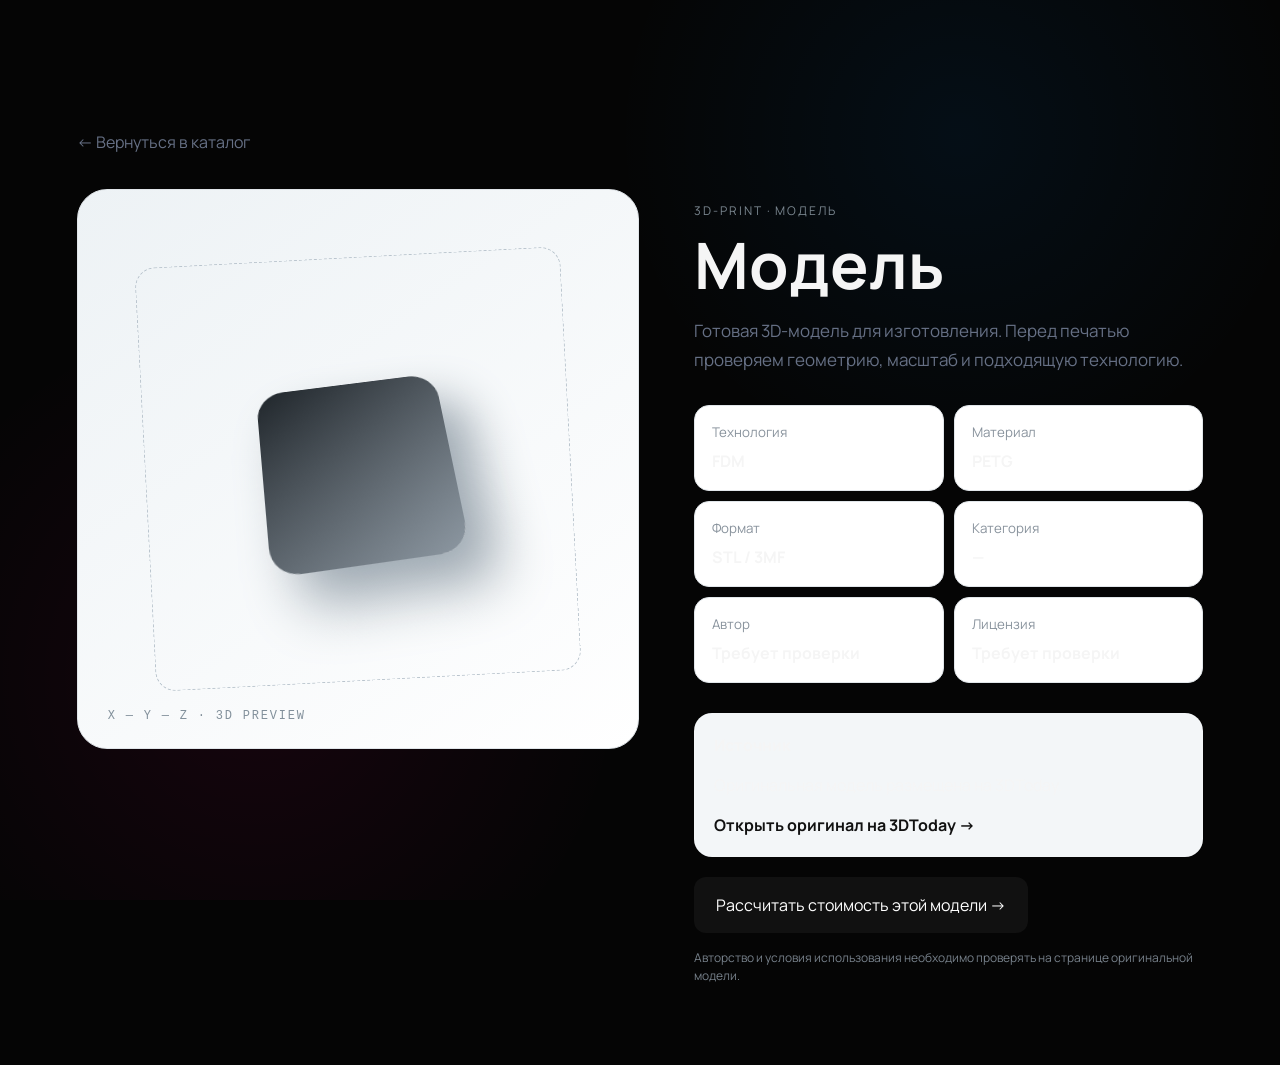
<file: model.html>
<!doctype html><html lang="ru"><head><meta charset="UTF-8"><meta name="viewport" content="width=device-width,initial-scale=1"><title>Модель — 3D-PRINT</title><link rel="stylesheet" href="style.css"><link rel="stylesheet" href="background-effect.css"><style>.model-page{min-height:100vh;padding:130px 6vw 80px}.model-back{display:inline-block;margin-bottom:35px;color:#667085;text-decoration:none}.model-detail{display:grid;grid-template-columns:1.05fr .95fr;gap:55px;align-items:start}.model-visual{min-height:560px;border-radius:30px;background:linear-gradient(145deg,#edf2f5,#fff);border:1px solid #e0e5e9;display:grid;place-items:center;position:relative;overflow:hidden}.model-visual:before{content:'';position:absolute;inset:12%;border:1px dashed #b9c4cd;border-radius:20px;transform:rotate(-3deg)}.preview-object{width:190px;height:190px;border-radius:28px;background:linear-gradient(145deg,#20262b,#8d98a2);box-shadow:25px 30px 50px #9da8b1;transform:perspective(500px) rotateX(18deg) rotateZ(-8deg);animation:float 4s ease-in-out infinite}.axis{position:absolute;bottom:25px;left:30px;font:12px monospace;letter-spacing:.15em;color:#82909b}.model-info .eyebrow{font-size:12px;letter-spacing:.16em;color:#7b8790}.model-info h1{font-size:clamp(38px,5vw,70px);line-height:1;margin:12px 0 20px}.model-info>p{color:#667085;line-height:1.7;font-size:17px}.specs{display:grid;grid-template-columns:repeat(2,1fr);gap:10px;margin:30px 0}.spec{padding:17px;border:1px solid #e1e6ea;border-radius:15px;background:#fff}.spec small{display:block;color:#89939d;margin-bottom:6px}.source{padding:20px;border-radius:18px;background:#f3f6f8;margin:20px 0}.source a{color:#111;font-weight:700}.model-cta{display:inline-block;background:#111;color:#fff;padding:16px 22px;border-radius:12px;text-decoration:none}.notice{font-size:12px;color:#77818b;margin-top:16px}@keyframes float{50%{transform:perspective(500px) rotateX(12deg) rotateZ(-5deg) translateY(-10px)}}@media(max-width:800px){.model-detail{grid-template-columns:1fr}.model-visual{min-height:400px}.model-page{padding-top:105px}}</style></head><body><main class="model-page"><a class="model-back" href="catalog.html">← Вернуться в каталог</a><section class="model-detail"><div class="model-visual"><div class="preview-object"></div><div class="axis">X — Y — Z · 3D PREVIEW</div></div><div class="model-info"><p class="eyebrow">3D-PRINT · МОДЕЛЬ</p><h1 id="title">Модель</h1><p id="description">Готовая 3D-модель для изготовления. Перед печатью проверяем геометрию, масштаб и подходящую технологию.</p><div class="specs"><div class="spec"><small>Технология</small><b id="tech">FDM</b></div><div class="spec"><small>Материал</small><b id="material">PETG</b></div><div class="spec"><small>Формат</small><b id="format">STL / 3MF</b></div><div class="spec"><small>Категория</small><b id="category">—</b></div><div class="spec"><small>Автор</small><b id="author">Требует проверки</b></div><div class="spec"><small>Лицензия</small><b id="license">Требует проверки</b></div></div><div class="source"><b>Источник</b><p>Оригинальная модель размещена на 3DToday.</p><a id="sourceLink" href="https://3dtoday.ru/3d-models" target="_blank" rel="noopener">Открыть оригинал на 3DToday →</a></div><a class="model-cta" href="index.html#order">Рассчитать стоимость этой модели →</a><div class="notice">Авторство и условия использования необходимо проверять на странице оригинальной модели.</div></div></section></main><script src="catalog-data.js"></script><script>const params=new URLSearchParams(location.search),i=Number(params.get('id')),m=Array.isArray(window.catalogModels)?window.catalogModels[i]:null;if(m){document.getElementById('title').textContent=m.title||m.name||'Модель';document.getElementById('description').textContent=m.description||m.shortDescription||'Готовая модель для изготовления на заказ.';document.getElementById('tech').textContent=m.technology||m.tech||'FDM';document.getElementById('material').textContent=m.material||m.recommendedMaterial||'Уточняется';document.getElementById('format').textContent=m.format||'STL / 3MF';document.getElementById('category').textContent=m.category||'—';document.getElementById('author').textContent=m.author||'Требует проверки';document.getElementById('license').textContent=m.license||'Требует проверки';if(m.sourceUrl)document.getElementById('sourceLink').href=m.sourceUrl;document.title=(m.title||m.name)+' — 3D-PRINT';}</script><script src="background-effect.js"></script></body></html>
</file>
<file: style.css>
@import url('https://fonts.googleapis.com/css2?family=Manrope:wght@400;500;600;700;800&display=swap');
:root{--bg:#050505;--text:#f5f5f5;--muted:#9999a2;--cyan:#00b8ff;--pink:#ff0b83;--yellow:#ffd400;--purple:#9b4dff;--orange:#ff7a00}
*{box-sizing:border-box}html{scroll-behavior:smooth}body{margin:0;background:var(--bg);color:var(--text);font-family:Manrope,Arial,sans-serif;line-height:1.5;overflow-x:hidden}a{color:inherit;text-decoration:none}button,input,textarea{font:inherit}.noise{position:fixed;inset:0;pointer-events:none;z-index:100;opacity:.025;background-image:radial-gradient(#fff .6px,transparent .6px);background-size:5px 5px}body:before{content:"";position:fixed;inset:0;z-index:-2;background:radial-gradient(circle at 75% 15%,#008cff12,transparent 28%),radial-gradient(circle at 20% 75%,#ff008512,transparent 30%),#050505}
.header{height:82px;position:sticky;top:0;z-index:50;display:flex;align-items:center;gap:30px;padding:0 max(28px,calc((100vw - 1420px)/2));background:rgba(5,5,5,.94);border-bottom:1px solid #ffffff16;backdrop-filter:blur(16px)}.brand{display:flex;align-items:center;position:relative;font-weight:800;font-size:25px;letter-spacing:-.08em;white-space:nowrap}.brand .b3d{color:#111;font-size:31px;-webkit-text-stroke:1px #eee;text-shadow:3px 3px 0 var(--cyan)}.brand .bart{color:var(--pink)}.brand>span:last-of-type{color:#f5f5f5}.brand small{position:absolute;left:2px;top:38px;font-size:6px;letter-spacing:.13em;color:#85858d;white-space:nowrap}.nav{display:flex;align-items:center;justify-content:center;gap:28px;margin-left:auto}.nav a{font-size:12px;font-weight:700;color:#bdbdc4;transition:.2s}.nav a:hover,.nav a.active{color:#fff}.header-cta{padding:12px 19px;border-radius:5px;background:#fff;color:#050505;font-size:12px;font-weight:800}.header-cta:hover{background:var(--cyan);color:#fff}.menu-btn{display:none;background:none;border:0;color:#fff;font-size:24px}
.hero{max-width:1420px;min-height:720px;margin:auto;padding:80px 55px 70px;display:grid;grid-template-columns:.9fr 1.1fr;gap:55px;align-items:center}.hero-copy{z-index:3}.mini-line,.kicker{display:inline-flex;align-items:center;gap:9px;color:#a8a8b0;font-size:10px;font-weight:800;letter-spacing:.18em}.mini-line i{width:26px;height:2px;background:linear-gradient(90deg,var(--cyan),var(--pink))}.hero h1{font-size:clamp(60px,7vw,112px);line-height:.84;letter-spacing:-.09em;margin:24px 0 13px}.hero h1 span{color:#eee}.hero h1:after{content:"";display:block;width:145px;height:7px;margin-top:15px;background:linear-gradient(90deg,var(--cyan),var(--pink),var(--yellow));border-radius:10px}.slogan{font-size:13px;letter-spacing:.3em;font-weight:800}.slogan b{color:var(--pink);padding:0 7px}.hero-copy>p{max-width:610px;color:#a0a0a8;font-size:15px;margin:28px 0}.hero-actions{display:flex;gap:12px;flex-wrap:wrap}.btn{display:inline-flex;align-items:center;justify-content:center;gap:12px;border:0;border-radius:4px;padding:14px 22px;font:800 11px Manrope;cursor:pointer;transition:.25s}.btn-main{background:linear-gradient(90deg,var(--cyan),#0074ff);color:#fff}.btn-main:hover{transform:translateY(-3px);box-shadow:0 12px 35px #00aaff30}.btn-outline{border:1px solid #ffffff30;background:transparent;color:#fff}.btn-outline:hover{border-color:var(--pink);background:#ff0b8310;transform:translateY(-3px)}.hero-facts{display:flex;gap:30px;margin-top:42px}.hero-facts div{display:flex;flex-direction:column;border-left:1px solid #ffffff25;padding-left:12px}.hero-facts strong{font-size:18px}.hero-facts span{font-size:9px;color:#777780;text-transform:uppercase;letter-spacing:.14em}
.hero-visual{height:535px;position:relative;overflow:hidden;border:1px solid #ffffff1c;background:#090a0c;box-shadow:0 25px 80px #000;border-radius:4px}.hero-visual:before{content:"";position:absolute;inset:0;background:linear-gradient(#00bfff0b 1px,transparent 1px),linear-gradient(90deg,#00bfff0b 1px,transparent 1px);background-size:40px 40px}.bp{position:absolute;color:#6ddfff55;font:700 8px monospace;letter-spacing:.15em}.bp:after{content:"";display:block;width:75px;height:75px;border:1px solid currentColor;border-radius:50%;margin-top:8px}.bp1{left:24px;top:25px}.bp2{right:25px;top:75px}.bp3{left:35px;bottom:30px}.hero-logo{position:absolute;left:9%;top:25%;font-size:80px;line-height:1;font-weight:800;letter-spacing:-.1em;z-index:3}.hero-logo span{color:#111;-webkit-text-stroke:1px #f1f1f1;text-shadow:5px 5px 0 var(--cyan)}.hero-logo b{color:var(--pink)}.hero-logo em{font-style:normal;color:#eee}.rainbow{position:absolute;left:12%;top:50%;width:76%;height:7px;background:linear-gradient(90deg,var(--cyan),#7050ff,var(--pink),var(--orange),var(--yellow));border-radius:10px;transform:rotate(-3deg);box-shadow:0 0 18px #ff008855}.visual-tag{position:absolute;left:16%;top:54%;font-size:11px;letter-spacing:.28em;color:#ddd}.visual-tag b{color:var(--pink);margin:0 8px}.airbrush{position:absolute;right:0;top:9%;width:330px;height:350px;transform:rotate(-27deg);z-index:5;filter:drop-shadow(0 18px 15px #000)}.air-body{position:absolute;left:55px;top:115px;width:195px;height:67px;border-radius:38px 16px 16px 38px;background:linear-gradient(145deg,#fff,#9aa3ae 40%,#252b33 75%,#d6dde5);border:2px solid #eef3f7}.air-cup{position:absolute;left:92px;top:53px;width:80px;height:78px;border-radius:12px 12px 34px 34px;background:linear-gradient(145deg,#fff,#7f8995 40%,#1b2028 72%,#d0d8e0);border:2px solid #edf3f7}.air-trigger{position:absolute;left:150px;top:102px;width:36px;height:52px;border:3px solid #e6edf3;border-radius:15px;background:#4e5966;transform:rotate(18deg)}.air-nozzle{position:absolute;left:224px;top:133px;width:105px;height:17px;border-radius:10px;background:linear-gradient(#e8eef3,#5a6570,#e8eef3);border:2px solid #d1dae2}.air-handle{position:absolute;left:91px;top:169px;width:72px;height:130px;border-radius:15px 10px 30px 25px;background:linear-gradient(105deg,#252d36,#aeb7c1,#202832);border:2px solid #cbd5df;transform:skewX(-9deg)}.spray{position:absolute;left:315px;top:136px;width:190px;height:110px}.spray i{position:absolute;width:7px;height:7px;border-radius:50%;box-shadow:0 0 11px currentColor;animation:particle 2s infinite ease-out}.spray i:nth-child(1){color:var(--cyan);left:5px;top:45px}.spray i:nth-child(2){color:var(--pink);left:35px;top:12px;animation-delay:.2s}.spray i:nth-child(3){color:var(--yellow);left:54px;top:70px;animation-delay:.4s}.spray i:nth-child(4){color:var(--cyan);left:82px;top:35px;animation-delay:.6s}.spray i:nth-child(5){color:var(--orange);left:110px;top:78px;animation-delay:.8s}.spray i:nth-child(6){color:var(--purple);left:130px;top:15px;animation-delay:1s}.spray i:nth-child(7){color:#00eaff;left:158px;top:50px;animation-delay:1.2s}.spray i:nth-child(8){color:var(--pink);left:182px;top:5px;animation-delay:1.4s}@keyframes particle{0%{opacity:0;transform:scale(.3) translateX(-10px)}30%{opacity:1}100%{opacity:0;transform:scale(1.4) translateX(40px)}}.cloud{position:absolute;width:180px;height:180px;border-radius:50%;filter:blur(50px);opacity:.18}.c1{right:8%;top:30%;background:var(--cyan)}.c2{right:25%;top:50%;background:var(--pink)}.c3{right:10%;bottom:5%;background:var(--yellow)}
.service-strip{max-width:1420px;margin:auto;padding:22px 55px;border-top:1px solid #ffffff16;border-bottom:1px solid #ffffff16;display:flex;align-items:center;gap:30px}.strip-title{min-width:245px;display:flex;flex-direction:column}.strip-title span{font-size:8px;letter-spacing:.2em;color:#777}.strip-title strong{font-size:18px}.strip-title em{font-style:normal;color:var(--cyan);font-size:13px}.strip-title b{color:var(--pink);font-size:13px}.service-icons{display:grid;grid-template-columns:repeat(6,1fr);width:100%}.service-icons a{display:flex;flex-direction:column;align-items:center;gap:5px;padding:7px;border-left:1px solid #ffffff12}.service-icons i{font-style:normal;font-size:25px}.service-icons b{font-size:8px;color:#ddd}.cyan{color:var(--cyan)}.blue{color:#6680ff}.pink{color:var(--pink)}.yellow{color:var(--yellow)}.purple{color:var(--purple)}.orange{color:var(--orange)}
.section{max-width:1420px;margin:auto;padding:100px 55px}.section-head{max-width:700px;margin-bottom:45px}.section-head.center{margin-left:auto;margin-right:auto;text-align:center}.section-head h2{font-size:clamp(38px,5vw,66px);line-height:.98;letter-spacing:-.065em;margin:14px 0}.section-head h2 span{color:var(--cyan)}.section-head p{font-size:13px;color:#888891}.services-grid{display:grid;grid-template-columns:repeat(3,1fr);gap:16px}.service-card{position:relative;min-height:365px;padding:20px;border:1px solid #ffffff18;background:#0b0b0e;border-radius:3px;overflow:hidden;transition:.3s}.service-card:hover{transform:translateY(-6px);border-color:#ffffff40}.service-card small{color:#777;font:700 9px monospace}.card-art{height:135px;margin:12px 0 16px;border:1px solid #ffffff12;display:flex;align-items:center;justify-content:center;font-weight:800;font-size:40px;background:linear-gradient(145deg,#111319,#08090b);position:relative;overflow:hidden}.card-art:after{content:"";position:absolute;width:120px;height:120px;border-radius:50%;background:currentColor;opacity:.13;filter:blur(30px)}.print-art{color:var(--cyan)}.resin-art{color:#6680ff;font-size:22px;letter-spacing:.12em}.cnc-art{color:var(--pink);font-size:65px}.canvas-art{color:var(--yellow)}.air-art{color:var(--purple);font-size:24px}.souvenir-art{color:var(--orange)}.service-card h3{font-size:18px;margin:0 0 8px}.service-card p{font-size:11px;color:#898991;min-height:50px}.service-card a{font-size:10px;font-weight:800}.portfolio{background:linear-gradient(180deg,transparent,#09090c 25%,transparent)}.portfolio-grid{display:grid;grid-template-columns:1.3fr .7fr .7fr 1.3fr;gap:14px}.work{min-height:245px;padding:14px;border:1px solid #ffffff16;background:#0b0b0e}.work.wide{min-height:300px}.work-art{height:180px;display:flex;align-items:center;justify-content:center;font-size:58px;font-weight:800;background:#111216}.work.wide .work-art{height:225px}.dragon{color:var(--cyan)}.painting{color:var(--yellow)}.car{color:var(--purple)}.merch{color:var(--pink)}.work small{display:block;margin-top:12px;color:#5fdfff;font-size:8px;letter-spacing:.15em}.work h3{font-size:15px;margin:4px 0}.portfolio-btn{display:flex;width:max-content;margin:28px auto 0}.why{border-top:1px solid #ffffff12}.why-grid{display:grid;grid-template-columns:repeat(3,1fr);gap:12px}.why-card{padding:25px;border:1px solid #ffffff14;background:#0b0b0e}.why-card b{font-size:24px;color:var(--cyan)}.why-card h3{font-size:14px;margin:14px 0 5px}.why-card p{font-size:10px;color:#7f7f88;margin:0}.order-box{display:grid;grid-template-columns:1fr 1fr;gap:70px;padding:55px;border:1px solid #ffffff1c;background:#0b0b0e}.order-box h2{font-size:clamp(42px,5vw,70px);line-height:.95;letter-spacing:-.06em;margin:14px 0}.order-box h2 span{color:var(--pink)}.order-box p{color:#92929a;font-size:13px;max-width:500px}.order-mark{margin-top:45px;font-size:25px;font-weight:800;letter-spacing:-.06em}.order-mark b{color:var(--pink)}form{display:flex;flex-direction:column;gap:14px}label{font-size:10px;color:#aaa;font-weight:700}input,textarea{display:block;width:100%;margin-top:7px;padding:13px 14px;border:1px solid #ffffff1c;background:#060607;color:#fff;outline:none;border-radius:2px}input:focus,textarea:focus{border-color:var(--cyan)}textarea{resize:vertical}.form-note,#form-note{color:#777;font-size:9px}footer{max-width:1420px;margin:auto;padding:55px;border-top:1px solid #ffffff16;display:grid;grid-template-columns:1fr 1fr 1fr;gap:30px;align-items:center}.footer-brand{display:flex;flex-direction:column;font-size:23px;font-weight:800}.footer-brand b{color:var(--pink)}.footer-brand small{font-size:7px;color:#777;letter-spacing:.16em}.footer-nav{display:flex;gap:20px;justify-content:center}.footer-nav a{font-size:10px;color:#999}.footer-contact{display:flex;flex-direction:column;text-align:right}.footer-contact b{font-size:15px}.footer-contact span{font-size:9px;color:#777}.to-top{position:fixed;right:25px;bottom:25px;width:48px;height:48px;border:1px solid #ffffff25;background:#111;color:#fff;z-index:45;opacity:0;pointer-events:none;transition:.25s}.to-top.show{opacity:1;pointer-events:auto}.reveal{opacity:0;transform:translateY(25px);transition:opacity .7s,transform .7s}.reveal.visible{opacity:1;transform:none}
@media(max-width:950px){.header{height:68px}.nav{display:none;position:absolute;left:15px;right:15px;top:68px;padding:20px;flex-direction:column;background:#0b0b0e;border:1px solid #ffffff1c}.nav.open{display:flex}.menu-btn{display:block;margin-left:auto}.header-cta{display:none}.hero{grid-template-columns:1fr;padding:55px 24px;min-height:auto}.hero-visual{height:430px}.service-strip{padding:20px 24px;display:block}.strip-title{margin-bottom:15px}.service-icons{grid-template-columns:repeat(3,1fr);gap:4px}.section{padding:70px 24px}.services-grid{grid-template-columns:1fr 1fr}.portfolio-grid{grid-template-columns:1fr 1fr}.why-grid{grid-template-columns:1fr 1fr}.order-box{grid-template-columns:1fr;padding:30px;gap:35px}footer{padding:40px 24px;grid-template-columns:1fr;text-align:left}.footer-nav{justify-content:flex-start;flex-wrap:wrap}.footer-contact{text-align:left}}
@media(max-width:600px){.brand{font-size:20px}.brand .b3d{font-size:25px}.hero h1{font-size:62px}.hero-visual{height:350px}.hero-logo{font-size:48px;left:8%;top:28%}.airbrush{transform:scale(.72) rotate(-27deg);right:-65px;top:3%}.services-grid,.portfolio-grid,.why-grid{grid-template-columns:1fr}.service-icons{grid-template-columns:repeat(2,1fr)}.hero-facts{gap:15px}.order-box h2{font-size:48px}}
</file>
<file: background-effect.css>
.background-blueprint-canvas{position:fixed;inset:0;width:100vw;height:100vh;z-index:0;pointer-events:none;opacity:.95}
.header,main,footer{position:relative;z-index:1}
.cursor-tech-layer{display:none!important}
/* The pointer animation lives behind the interface: cards, buttons and text never receive the effect. */
</file>
